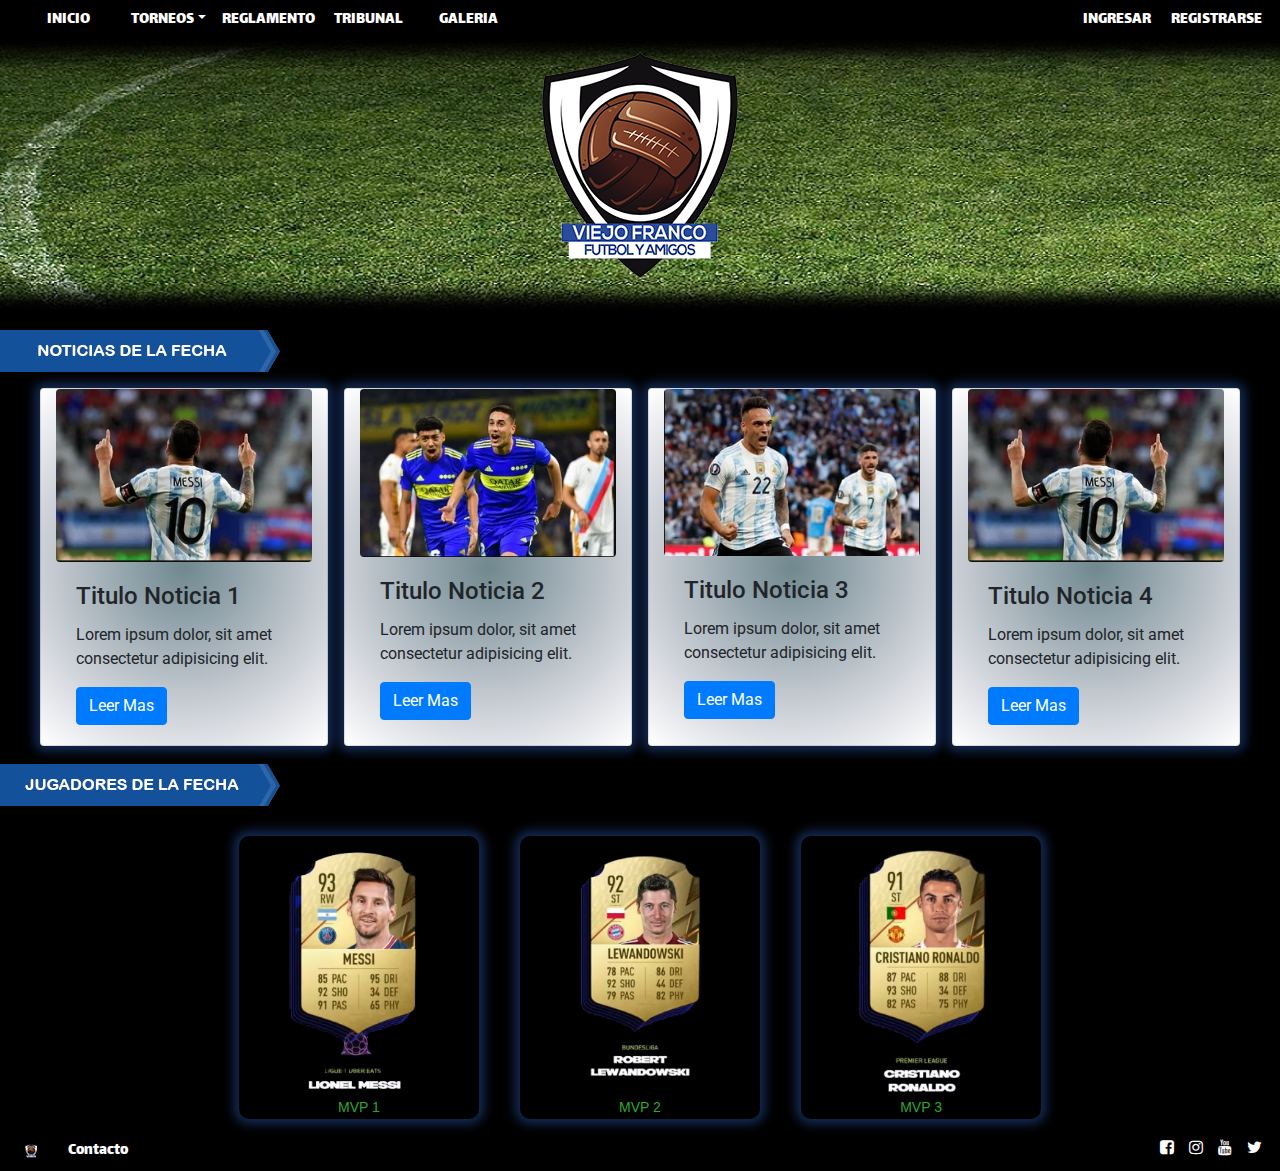
<file: index.html>
<!DOCTYPE html>
<html lang="es">
<head>
    <meta http-equiv="X-UA-Compatible" content="IE-edge">
    <meta charset="UTF-8">
    <meta name="viewport" content="width=device-width, initial-scale=1">
    <link rel="shortcut icon" href="./img/favicon.ico" type="image/png" />
    <link rel="stylesheet" href="css/font-awesome.min.css">
    <link rel="preconnect" href="https://fonts.googleapis.com">
    <link rel="preconnect" href="https://fonts.gstatic.com" crossorigin>
    <link rel="stylesheet" href="https://fonts.googleapis.com/css2?family=Lalezar&display=swap" />
    <link rel="stylesheet" href="https://fonts.googleapis.com/css2?family=Roboto&display=swap" />
    <link rel="stylesheet" href="css/bootstrap.min.css">
    <script src="js/jquery-2.1.3.min.js"></script>
    <script src="js/bootstrap.min.js"></script>
    <link rel="stylesheet" href="css/stylesheet.css">  
    <title>TORNEO VIEJO FRANCO </title>
</head>
<body>
   <!-- Comienzo Header: Menu navegación + Login Delegados en Bootstrap --> 
    <header class="justify-content-center">
           <nav class="navbar navbar-expand-md navbar-light justify-content-center">
                 <img src="img/Logobar.png" class="mb-2 navbar-toggler" data-toggle="collapse" data-target="#nav"/>
                    <div class="tm-1 collapse navbar-collapse justify-content-between" id="nav">
                      <ul class="navbar-nav">
                          <li class="nav-item text-left" >
                            <a href="index.html">INICIO</a>
                          </li>
                          <li class="nav-item dropdown text-left" data-toggle="dropdown">
                            <a class="dropdown-toggle" href="#">TORNEOS</a>
                            <div class="dropdown-menu">
                                <a class="dropdown-item" href="#">MAYORES 21</a>
                                <a class="dropdown-item" href="#">MAYORES 27</a>
                                <a class="dropdown-item" href="#">MAYORES 30</a>
                                <a class="dropdown-item" href="#">MAYORES 34</a>
                            </div>
                          </li>
                          <li class="nav-item text-left"><a href="reglamento.html">REGLAMENTO</a></li>
                          <li class="nav-item text-left"><a href="tribunal.html">TRIBUNAL</a></li>
                          <li class="nav-item text-left"><a href="galeria.html">GALERIA</a></li>
                      </ul>
                      <ul class="navbar-nav">
                          <li class="nav-item text-left"><a href="#">INGRESAR</a></li>
                          <li class="nav-item text-left"><a href="register.html">REGISTRARSE</a></li>
                      </ul>
                    </div>     
          </nav>

    </header>
        <!-- Final Linea superior, menu + Login Delegados en Bootstrap--> 
    <div class="fondeando col-12 container-fluid text-center">
          <img class="animacion" src="img/Logo.png">
    </div>
          <img src="img/Noti-tit.PNG">
<section>
  <div class="row noticias">
    <div class="card col-11 col-sm-5 col-md-5 col-xl-3 mt-3" >
      <img class="card-img-top rounded" src="img/Noti/Noticia1.jpg" alt="Noticia del Dia">
      <div class="card-body">
      <h4 class="card-title">Titulo Noticia 1</h4>
      <p class="card-text">
        Lorem ipsum dolor, sit amet consectetur adipisicing elit.
      </p>
      <a href="#!" class="btn btn-primary">Leer Mas</a>
     </div>
   </div>
   <div class="card col-11 col-sm-5 col-md-5 col-xl-3 mt-3" >
    <img class="card-img-top rounded" src="img/Noti/Noticia2.jpg" alt="Noticia del Dia">
    <div class="card-body">
    <h4 class="card-title">Titulo Noticia 2</h4>
    <p class="card-text">
      Lorem ipsum dolor, sit amet consectetur adipisicing elit. 
    </p>
    <a href="#!" class="btn btn-primary">Leer Mas</a>
   </div>
</div>
<div class="card col-11 col-sm-5 col-md-5 col-xl-3 mt-3" >
  <img class="card-img-top rounded" src="img/Noti/Noticia3.jpg" alt="Noticia del Dia">
  <div class="card-body">
  <h4 class="card-title">Titulo Noticia 3</h4>
  <p class="card-text">
    Lorem ipsum dolor, sit amet consectetur adipisicing elit. 
  </p>
  <a href="#!" class="btn btn-primary">Leer Mas</a>
 </div>
</div>
<div class="card col-11 col-sm-5 col-md-5 col-xl-3 mt-3" >
  <img class="card-img-top rounded" src="img/Noti/Noticia1.jpg" alt="Noticia del Dia">
    <div class="card-body">
    <h4 class="card-title">Titulo Noticia 4</h4>
    <p class="card-text">
    Lorem ipsum dolor, sit amet consectetur adipisicing elit. 
    </p>
    <a href="#!" class="btn btn-primary">Leer Mas</a>
      </div>
    </div>
  </div>
</section>
 
      <section id="mvp">
          <img src="img/MPVt.png" />
          <div class="row">
           <div class="col-2"></div>
           <div class="col-8" id="mvpfecha">
                <article>
                 <p class="text-center"><img src="img/mvp/mvp1.jpg" /></p>
                <h3>MVP 1</h3>
                </article>
    
                <article>
                  <p class="text-center"><img src="img/mvp/mvp2.jpg" /></p>
                <h3>MVP 2</h3>
                </article>
    
                <article>
                  <p class="text-center"><img src="img/mvp/mvp3.jpg"/></p>
                <h3>MVP 3</h3>
                </article>
            </div>
            <div class="col-2"></div>
          </div>
      </section>

 <!-- footer --> 
    <footer>
      <nav class="navbar justify-content-between">       
          <ul class="footer">
              <li class="social"><img src="img/favicon.png"></li>
              <li><a href="contacto.html">Contacto</a></li>
          </ul>
              <ul class="footer">
              <li class="social"><a href="#"><i class="fa fa-facebook-square" aria-hidden="true"></i></a></li>
              <li class="social"><a href="#"><i class="fa fa-instagram" aria-hidden="true"></i></a></li>
              <li class="social"><a href="#"><i class="fa fa-youtube" aria-hidden="true"></i></a></li>
              <li class="social"><a href="#"><i class="fa fa-twitter" aria-hidden="true"></i></a></li>
              </ul>   
      </nav>    
    </footer>
  </body>
</html>
</file>
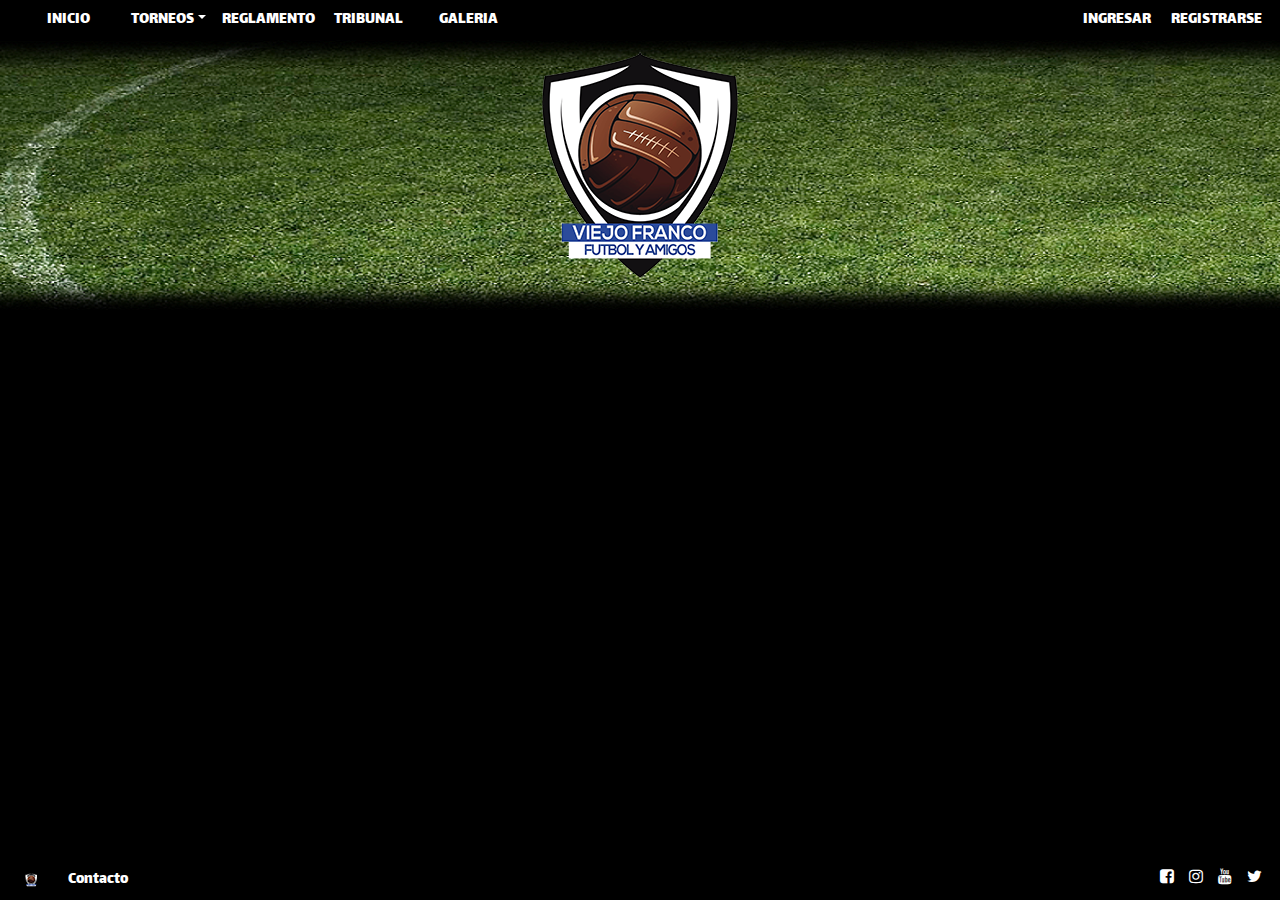
<file: contacto.html>
<!DOCTYPE html>
<html lang="es">
<head>
 
    <link rel="shortcut icon" href="./img/favicon.ico" type="image/png" />
    <link rel="stylesheet" href="css/font-awesome.min.css">
    <link rel="preconnect" href="https://fonts.googleapis.com">
    <link rel="preconnect" href="https://fonts.gstatic.com" crossorigin>
    <link href="https://fonts.googleapis.com/css2?family=Lalezar&display=swap" rel="stylesheet">
    <link href="https://fonts.googleapis.com/css2?family=Roboto&display=swap" rel="stylesheet">
	  <meta http-equiv="X-UA-Compatible" content="IE-edge">
    <meta charset="UTF-8">
    <meta name="viewport" content="width=device-width, initial-scale=1">
    <link rel="stylesheet" href="css/bootstrap.min.css">
    <script src="js/jquery-2.1.3.min.js"></script>
    <script src="js/bootstrap.min.js"></script>
    <link rel="stylesheet" href="css/stylesheet.css">  
    <title>TORNEO VIEJO FRANCO </title>
  </head>
  <body>
<div id="wrapper">
   <!-- Comienzo Header: Menu navegación + Login Delegados en Bootstrap --> 
    <header class="justify-content-center">
           <nav class="navbar navbar-expand-md navbar-light justify-content-center">
                 <img src="img/Logobar.png" class="mb-2 navbar-toggler" data-toggle="collapse" data-target="#nav"/>
                    <div class="tm-1 collapse navbar-collapse justify-content-between" id="nav">
                      <ul class="navbar-nav">
                          <li class="nav-item text-left" >
                            <a href="index.html">INICIO</a>
                          </li>
                          <li class="nav-item dropdown text-left" data-toggle="dropdown">
                            <a class="dropdown-toggle" href="#">TORNEOS</a>
                            <div class="dropdown-menu">
                                <a class="dropdown-item" href="#">MAYORES 21</a>
                                <a class="dropdown-item" href="#">MAYORES 27</a>
                                <a class="dropdown-item" href="#">MAYORES 30</a>
                                <a class="dropdown-item" href="#">MAYORES 34</a>
                            </div>
                          </li>
                          <li class="nav-item text-left"><a href="reglamento.html">REGLAMENTO</a></li>
                          <li class="nav-item text-left"><a href="tribunal.html">TRIBUNAL</a></li>
                          <li class="nav-item text-left"><a href="galeria.html">GALERIA</a></li>
                      </ul>
                      <ul class="navbar-nav">
                          <li class="nav-item text-left"><a href="#">INGRESAR</a></li>
                          <li class="nav-item text-left"><a href="register.html">REGISTRARSE</a></li>
                      </ul>
                    </div>     
          </nav>

    </header>
        <!-- Final Linea superior, menu + Login Delegados en Bootstrap--> 
    <div class="fondeando col-12 container-fluid text-center">
      <img class="animacion" src="img/Logo.png">
</div>

<section id="formulario">

</section>

 <!-- footer --> 
 <footer id="footer">
    <nav class="navbar justify-content-between">       
          <ul class="footer">
            <li class="social"><img src="img/favicon.png"></li>
            <li><a href="contacto.html">Contacto</a></li>
        </ul>
           <ul class="footer">
            <li class="social"><a href="#"><i class="fa fa-facebook-square" aria-hidden="true"></i></a></li>
            <li class="social"><a href="#"><i class="fa fa-instagram" aria-hidden="true"></i></a></li>
            <li class="social"><a href="#"><i class="fa fa-youtube" aria-hidden="true"></i></a></li>
            <li class="social"><a href="#"><i class="fa fa-twitter" aria-hidden="true"></i></a></li>
        </ul>
         </div>
    
</nav>
    
  </footer>



</body>
</html>
</file>
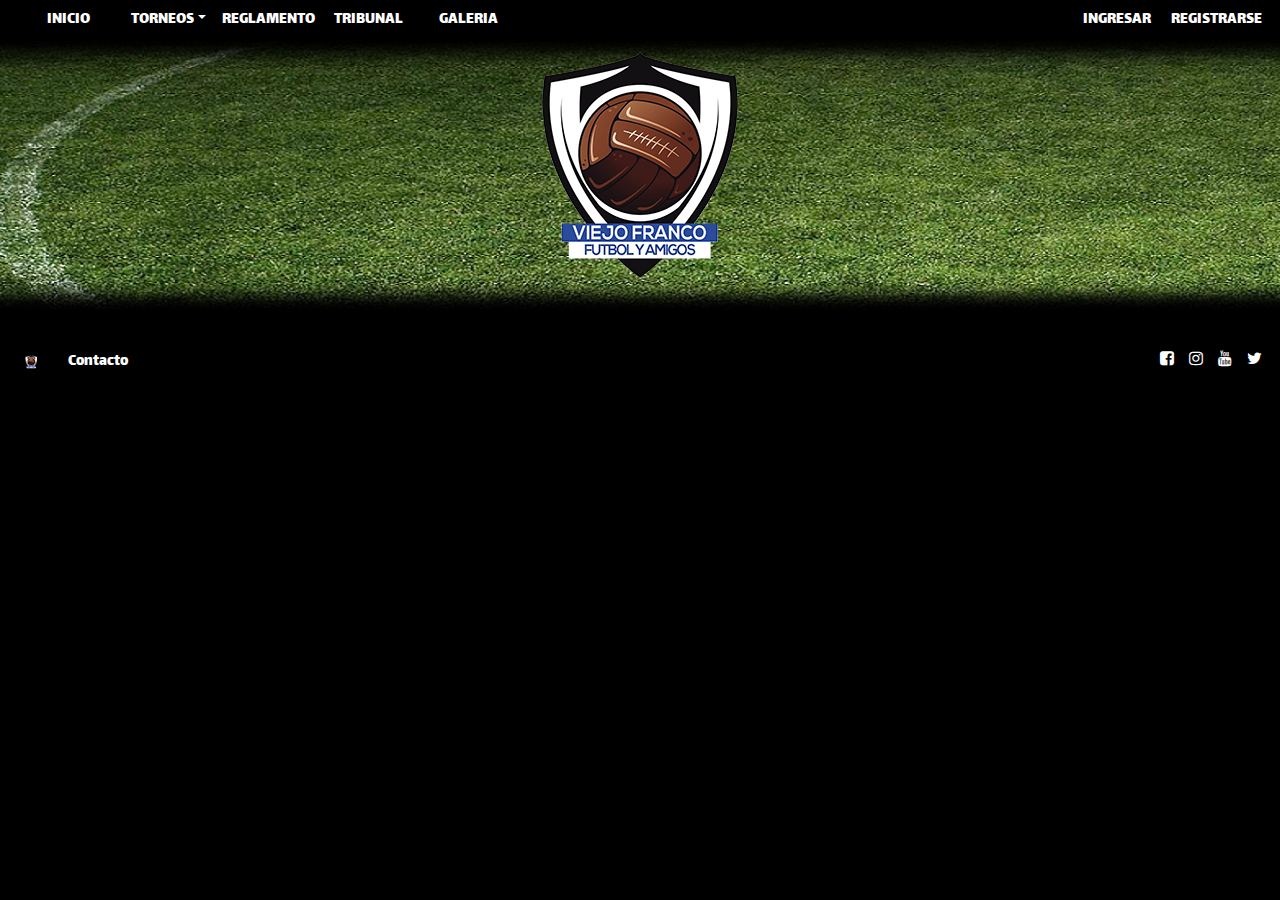
<file: register.html>
<!DOCTYPE html>
<html lang="es">
<head>
 
    <link rel="shortcut icon" href="./img/favicon.ico" type="image/png" />
    <link rel="stylesheet" href="css/font-awesome.min.css">
    <link rel="preconnect" href="https://fonts.googleapis.com">
    <link rel="preconnect" href="https://fonts.gstatic.com" crossorigin>
    <link href="https://fonts.googleapis.com/css2?family=Lalezar&display=swap" rel="stylesheet">
    <link href="https://fonts.googleapis.com/css2?family=Roboto&display=swap" rel="stylesheet">
	  <meta http-equiv="X-UA-Compatible" content="IE-edge">
    <meta charset="UTF-8">
    <meta name="viewport" content="width=device-width, initial-scale=1">
    <link rel="stylesheet" href="css/bootstrap.min.css">
    <script src="js/jquery-2.1.3.min.js"></script>
    <script src="js/bootstrap.min.js"></script>
    <link rel="stylesheet" href="css/stylesheet.css">  
    <title>TORNEO VIEJO FRANCO </title>
  </head>
  <body>
   <!-- Comienzo Header: Menu navegación + Login Delegados en Bootstrap --> 
    <header class="justify-content-center">
           <nav class="navbar navbar-expand-md navbar-light justify-content-center">
                 <img src="img/Logobar.png" class="mb-2 navbar-toggler" data-toggle="collapse" data-target="#nav"/>
                    <div class="tm-1 collapse navbar-collapse justify-content-between" id="nav">
                      <ul class="navbar-nav">
                          <li class="nav-item text-left" >
                            <a href="index.html">INICIO</a>
                          </li>
                          <li class="nav-item dropdown text-left" data-toggle="dropdown">
                            <a class="dropdown-toggle" href="#">TORNEOS</a>
                            <div class="dropdown-menu">
                                <a class="dropdown-item" href="#">MAYORES 21</a>
                                <a class="dropdown-item" href="#">MAYORES 27</a>
                                <a class="dropdown-item" href="#">MAYORES 30</a>
                                <a class="dropdown-item" href="#">MAYORES 34</a>
                            </div>
                          </li>
                          <li class="nav-item text-left"><a href="reglamento.html">REGLAMENTO</a></li>
                          <li class="nav-item text-left"><a href="tribunal.html">TRIBUNAL</a></li>
                          <li class="nav-item text-left"><a href="galeria.html">GALERIA</a></li>
                      </ul>
                      <ul class="navbar-nav">
                          <li class="nav-item text-left"><a href="#">INGRESAR</a></li>
                          <li class="nav-item text-left"><a href="register.html">REGISTRARSE</a></li>
                      </ul>
                    </div>     
          </nav>

    </header>
        <!-- Final Linea superior, menu + Login Delegados en Bootstrap--> 
    <div class="fondeando col-12 container-fluid text-center">
      <img class="animacion" src="img/Logo.png">
</div>

<section id="formulario">

</section>

 <!-- footer --> 

 <footer>
    <nav class="navbar justify-content-between">       
          <ul class="footer">
            <li class="social"><img src="img/favicon.png"></li>
            <li><a href="contacto.html">Contacto</a></li>
        </ul>
           <ul class="footer">
            <li class="social"><a href="#"><i class="fa fa-facebook-square" aria-hidden="true"></i></a></li>
            <li class="social"><a href="#"><i class="fa fa-instagram" aria-hidden="true"></i></a></li>
            <li class="social"><a href="#"><i class="fa fa-youtube" aria-hidden="true"></i></a></li>
            <li class="social"><a href="#"><i class="fa fa-twitter" aria-hidden="true"></i></a></li>
        </ul>
         </div>
    
</nav>
    
  </footer>



</body>
</html>
</file>
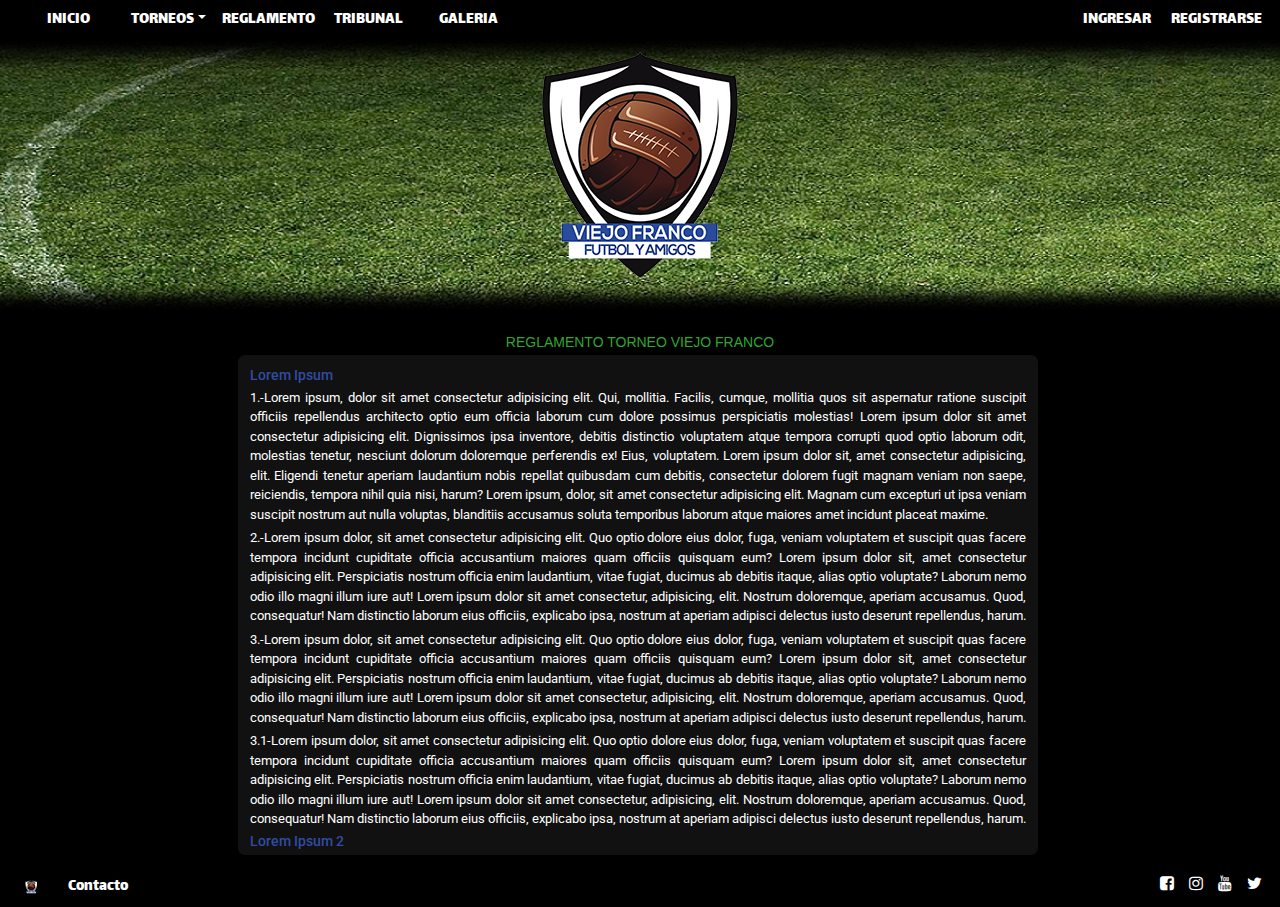
<file: reglamento.html>
<!DOCTYPE html>
<html lang="es">
<head>
 
    <link rel="shortcut icon" href="./img/favicon.ico" type="image/png" />
    <link rel="stylesheet" href="css/font-awesome.min.css">
    <link rel="preconnect" href="https://fonts.googleapis.com">
    <link rel="preconnect" href="https://fonts.gstatic.com" crossorigin>
    <link href="https://fonts.googleapis.com/css2?family=Lalezar&display=swap" rel="stylesheet">
    <link href="https://fonts.googleapis.com/css2?family=Roboto&display=swap" rel="stylesheet">
	  <meta http-equiv="X-UA-Compatible" content="IE-edge">
    <meta charset="UTF-8">
    <meta name="viewport" content="width=device-width, initial-scale=1">
    <link rel="stylesheet" href="css/bootstrap.min.css">
    <script src="js/jquery-2.1.3.min.js"></script>
    <script src="js/bootstrap.min.js"></script>
    <link rel="stylesheet" href="css/stylesheet.css">  
    <title>TORNEO VIEJO FRANCO </title>
</head>
<body>
  <!-- Comienzo Header: Menu navegación + Login Delegados en Bootstrap --> 
   <header class="justify-content-center">
     
         <nav class="navbar navbar-expand-md navbar-light justify-content-center">
                <img src="img/Logobar.png" class="mb-2 navbar-toggler" data-toggle="collapse" data-target="#nav"/>
                   <div class="tm-1 collapse navbar-collapse justify-content-between" id="nav">
                     <ul class="navbar-nav">
                         <li class="nav-item text-left" >
                           <a href="index.html">INICIO</a>
                         </li>
                         <li class="nav-item dropdown text-left" data-toggle="dropdown">
                           <a class="dropdown-toggle" href="#">TORNEOS</a>
                           <div class="dropdown-menu">
                               <a class="dropdown-item" href="#">MAYORES 21</a>
                               <a class="dropdown-item" href="#">MAYORES 27</a>
                               <a class="dropdown-item" href="#">MAYORES 30</a>
                               <a class="dropdown-item" href="#">MAYORES 34</a>
                           </div>
                         </li>
                         <li class="nav-item text-left"><a href="reglamento.html">REGLAMENTO</a></li>
                         <li class="nav-item text-left"><a href="tribunal.html">TRIBUNAL</a></li>
                         <li class="nav-item text-left"><a href="galeria.html">GALERIA</a></li>
                     </ul>
                     <ul class="navbar-nav">
                         <li class="nav-item text-left"><a href="#">INGRESAR</a></li>
                         <li class="nav-item text-left"><a href="register.html">REGISTRARSE</a></li>
                     </ul>
                   </div>     
         </nav>

   </header>
       <!-- Final Linea superior, menu + Login Delegados en Bootstrap--> 
   <div class="fondeando col-12 container-fluid text-center">
    <img class="animacion" src="img/Logo.png">
   </div>
     
  <section id="reglamento">
    <H3>REGLAMENTO TORNEO VIEJO FRANCO</H3>
       <article class="d-flex justify-content-center">
        <div class="rules">
            <h4>Lorem Ipsum</h4>
            <p>1.-Lorem ipsum, dolor sit amet consectetur adipisicing elit. Qui, mollitia. Facilis, cumque, mollitia quos sit aspernatur ratione suscipit officiis repellendus architecto optio eum officia laborum cum dolore possimus perspiciatis molestias! Lorem ipsum dolor sit amet consectetur adipisicing elit. Dignissimos ipsa inventore, debitis distinctio voluptatem atque tempora corrupti quod optio laborum odit, molestias tenetur, nesciunt dolorum doloremque perferendis ex! Eius, voluptatem. Lorem ipsum dolor sit, amet consectetur adipisicing, elit. Eligendi tenetur aperiam laudantium nobis repellat quibusdam cum debitis, consectetur dolorem fugit magnam veniam non saepe, reiciendis, tempora nihil quia nisi, harum? Lorem ipsum, dolor, sit amet consectetur adipisicing elit. Magnam cum excepturi ut ipsa veniam suscipit nostrum aut nulla voluptas, blanditiis accusamus soluta temporibus laborum atque maiores amet incidunt placeat maxime.</p>
            <p>2.-Lorem ipsum dolor, sit amet consectetur adipisicing elit. Quo optio dolore eius dolor, fuga, veniam voluptatem et suscipit quas facere tempora incidunt cupiditate officia accusantium maiores quam officiis quisquam eum? Lorem ipsum dolor sit, amet consectetur adipisicing elit. Perspiciatis nostrum officia enim laudantium, vitae fugiat, ducimus ab debitis itaque, alias optio voluptate? Laborum nemo odio illo magni illum iure aut! Lorem ipsum dolor sit amet consectetur, adipisicing, elit. Nostrum doloremque, aperiam accusamus. Quod, consequatur! Nam distinctio laborum eius officiis, explicabo ipsa, nostrum at aperiam adipisci delectus iusto deserunt repellendus, harum.</p>
            <p>3.-Lorem ipsum dolor, sit amet consectetur adipisicing elit. Quo optio dolore eius dolor, fuga, veniam voluptatem et suscipit quas facere tempora incidunt cupiditate officia accusantium maiores quam officiis quisquam eum? Lorem ipsum dolor sit, amet consectetur adipisicing elit. Perspiciatis nostrum officia enim laudantium, vitae fugiat, ducimus ab debitis itaque, alias optio voluptate? Laborum nemo odio illo magni illum iure aut! Lorem ipsum dolor sit amet consectetur, adipisicing, elit. Nostrum doloremque, aperiam accusamus. Quod, consequatur! Nam distinctio laborum eius officiis, explicabo ipsa, nostrum at aperiam adipisci delectus iusto deserunt repellendus, harum.</p>
            <p>3.1-Lorem ipsum dolor, sit amet consectetur adipisicing elit. Quo optio dolore eius dolor, fuga, veniam voluptatem et suscipit quas facere tempora incidunt cupiditate officia accusantium maiores quam officiis quisquam eum? Lorem ipsum dolor sit, amet consectetur adipisicing elit. Perspiciatis nostrum officia enim laudantium, vitae fugiat, ducimus ab debitis itaque, alias optio voluptate? Laborum nemo odio illo magni illum iure aut! Lorem ipsum dolor sit amet consectetur, adipisicing, elit. Nostrum doloremque, aperiam accusamus. Quod, consequatur! Nam distinctio laborum eius officiis, explicabo ipsa, nostrum at aperiam adipisci delectus iusto deserunt repellendus, harum.</p>
            <h4>Lorem Ipsum 2</h4>
            <p>4.-Lorem ipsum dolor, sit amet consectetur adipisicing elit. Quo optio dolore eius dolor, fuga, veniam voluptatem et suscipit quas facere tempora incidunt cupiditate officia accusantium maiores quam officiis quisquam eum? Lorem ipsum dolor sit, amet consectetur adipisicing elit. Perspiciatis nostrum officia enim laudantium, vitae fugiat, ducimus ab debitis itaque, alias optio voluptate? Laborum nemo odio illo magni illum iure aut! Lorem ipsum dolor sit amet consectetur, adipisicing, elit. Nostrum doloremque, aperiam accusamus. Quod, consequatur! Nam distinctio laborum eius officiis, explicabo ipsa, nostrum at aperiam adipisci delectus iusto deserunt repellendus, harum.</p>
        </div>
      </article>
  </section>

   
    
  <!-- footer --> 
  <footer>
    <nav class="navbar justify-content-between">       
          <ul class="footer">
            <li class="social"><img src="img/favicon.png"></li>
            <li><a href="contacto.html">Contacto</a></li>
        </ul>
           <ul class="footer">
            <li class="social"><a href="#"><i class="fa fa-facebook-square" aria-hidden="true"></i></a></li>
            <li class="social"><a href="#"><i class="fa fa-instagram" aria-hidden="true"></i></a></li>
            <li class="social"><a href="#"><i class="fa fa-youtube" aria-hidden="true"></i></a></li>
            <li class="social"><a href="#"><i class="fa fa-twitter" aria-hidden="true"></i></a></li>
        </ul>
         </div>
    
</nav>
    
  </footer>
</body>
</html>
</file>
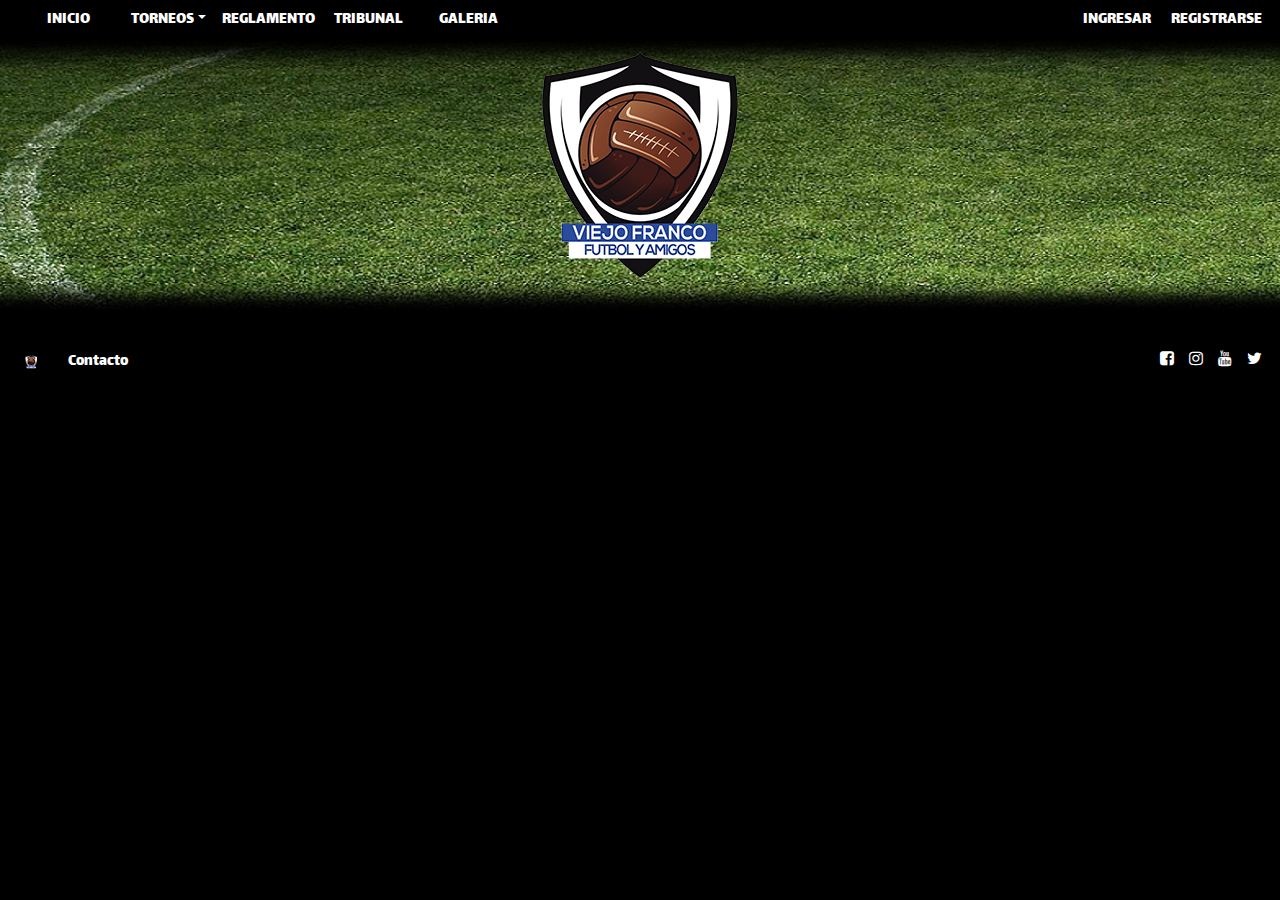
<file: tribunal.html>
<!DOCTYPE html>
<html lang="es">
<head>
 
    <link rel="shortcut icon" href="./img/favicon.ico" type="image/png" />
    <link rel="stylesheet" href="css/font-awesome.min.css">
    <link rel="preconnect" href="https://fonts.googleapis.com">
    <link rel="preconnect" href="https://fonts.gstatic.com" crossorigin>
    <link href="https://fonts.googleapis.com/css2?family=Lalezar&display=swap" rel="stylesheet">
    <link href="https://fonts.googleapis.com/css2?family=Roboto&display=swap" rel="stylesheet">
	  <meta http-equiv="X-UA-Compatible" content="IE-edge">
    <meta charset="UTF-8">
    <meta name="viewport" content="width=device-width, initial-scale=1">
    <link rel="stylesheet" href="css/bootstrap.min.css">
    <script src="js/jquery-2.1.3.min.js"></script>
    <script src="js/bootstrap.min.js"></script>
    <link rel="stylesheet" href="css/stylesheet.css">  
    <title>TORNEO VIEJO FRANCO </title>
  </head>
  <body>
   <!-- Comienzo Header: Menu navegación + Login Delegados en Bootstrap --> 
    <header class="justify-content-center">
           <nav class="navbar navbar-expand-md navbar-light justify-content-center">
                 <img src="img/Logobar.png" class="mb-2 navbar-toggler" data-toggle="collapse" data-target="#nav"/>
                    <div class="tm-1 collapse navbar-collapse justify-content-between" id="nav">
                      <ul class="navbar-nav">
                          <li class="nav-item text-left" >
                            <a href="index.html">INICIO</a>
                          </li>
                          <li class="nav-item dropdown text-left" data-toggle="dropdown">
                            <a class="dropdown-toggle" href="#">TORNEOS</a>
                            <div class="dropdown-menu">
                                <a class="dropdown-item" href="#">MAYORES 21</a>
                                <a class="dropdown-item" href="#">MAYORES 27</a>
                                <a class="dropdown-item" href="#">MAYORES 30</a>
                                <a class="dropdown-item" href="#">MAYORES 34</a>
                            </div>
                          </li>
                          <li class="nav-item text-left"><a href="reglamento.html">REGLAMENTO</a></li>
                          <li class="nav-item text-left"><a href="tribunal.html">TRIBUNAL</a></li>
                          <li class="nav-item text-left"><a href="galeria.html">GALERIA</a></li>
                      </ul>
                      <ul class="navbar-nav">
                          <li class="nav-item text-left"><a href="#">INGRESAR</a></li>
                          <li class="nav-item text-left"><a href="register.html">REGISTRARSE</a></li>
                      </ul>
                    </div>     
          </nav>

    </header>
        <!-- Final Linea superior, menu + Login Delegados en Bootstrap--> 
    <div class="fondeando col-12 container-fluid text-center">
      <img class="animacion" src="img/Logo.png">
</div>

<section id="tribunal">

</section>

 <!-- footer --> 

 <footer>
    <nav class="navbar justify-content-between">       
          <ul class="footer">
            <li class="social"><img src="img/favicon.png"></li>
            <li><a href="contacto.html">Contacto</a></li>
        </ul>
           <ul class="footer">
            <li class="social"><a href="#"><i class="fa fa-facebook-square" aria-hidden="true"></i></a></li>
            <li class="social"><a href="#"><i class="fa fa-instagram" aria-hidden="true"></i></a></li>
            <li class="social"><a href="#"><i class="fa fa-youtube" aria-hidden="true"></i></a></li>
            <li class="social"><a href="#"><i class="fa fa-twitter" aria-hidden="true"></i></a></li>
        </ul>
         </div>
    
</nav>
    
  </footer>



</body>
</html>
</file>
<file: css/stylesheet.css>
body {
    background-color: rgb(0, 0, 0);
    max-width: 1980px;
    overflow-x: hidden;
    min-height: 100vh;
}   


.card {
    background-image: radial-gradient(circle, #70898e, #94a4ac, #b9c1c8, #dddfe4, #ffffff);
    max-width: 18rem;
    margin: 8px;  
    -webkit-box-shadow: 0px 0px 11px 5px #142C57; 
    box-shadow: 0px 0px 11px 5px #142C57;
   
}

.fondeando {
    background-image: url("../img/fondo.jpg");
    background-repeat: no-repeat;
    width: 100%;
    height: 290px;
    text-align: center;
    padding: 0;
    border: 0;
}

.animacion {

    animation: anime 1s ease 0s 1 normal forwards;
    
} 

@keyframes anime {
	0% {
		transform: scale(0);
	}

	100% {
		transform: scale(1);
	}
}

.noticias {
        justify-content: center;
    
}

/* Inicio Sección Jugadores de la Fecha */

section#mvp {
    margin-top: 10px;
    background-color: #000;
}

body section#mvp div#mvpfecha img {
    text-align: center;
}
section#mvp div#mvpfecha {
    margin-top: 10px;
    background-color: #000;
    display: flex;
    justify-content: space-around; 
    flex-wrap: wrap;    
    

}

section#mvp div#mvpfecha article {
    width: 15rem;    
    height:auto;
    border-radius: 10px;
    -webkit-box-shadow: 0px 0px 11px 5px #142C57; 
    box-shadow: 0px 0px 11px 5px #142C57;
    margin-top: 20px;
    

}
section#mvp div#mvpfecha article p {
   
    color: #ffffff;
    margin: 4px;
    font-size: 14px;

}
 
section#mvp div#mvpfecha article img {
    width: 60%;
    height: auto;
    border-radius: 10px;
    margin-top: 7px;
    text-align: center;
    
}

section#mvp div#mvpfecha article h3 {
    text-align: center;
    color: #2fa72f;
    font-family:Verdana, Geneva, Tahoma, sans-serif;
    font-size: 14px;
    line-height: break-word;
    margin: 4px;
}
/* fin sección jugadores de la Fecha */

/* Styling seccion reglamento */

.rules {

    background-color: #111111;
    border-radius: 7px;
    max-height: 500px;
    max-width: 800px;
    text-align: justify;
    padding: 8px;
    margin-right: 4px;
    overflow: scroll;
    overflow-x: hidden;
    scroll-padding: 1px;
    
  
}
section#reglamento p {
  
    font-family: roboto; 
    color: #ffffff;
    margin: 4px;
    font-size: 13px;
    text-align: justify;

}
section#reglamento h3 {
    text-align: center;
    color: #2fa72f;
    font-family:Verdana, Geneva, Tahoma, sans-serif;
    font-size: 14px;
    line-height: break-word;
    margin: 4px;
}
 
section#reglamento h4 {
    color: #314ca3;
    font-size: 14px;
    font-family: roboto;
    margin: 4px;

}

/* fin styling reglamento */


/* Comienzo formato y efectos menu y footer */

.fondo {
    
    background-color: black;
}

header a {  
    text-decoration: none;
    color: #ffffff;   
    display: block;
    font-family: 'Lalezar', cursive;
}

#footer {
    width: 100%;
    position: absolute;
    bottom: 0;
    left: 0;
}

footer a {  
    text-decoration: none;
    color: #ffffff;   
    display: block;
    font-family: 'Lalezar', cursive;
}

header a:hover   { 
    text-decoration: none;
    background: #467326;
    color: #0d0d0d;
    font-family: 'Lalezar', cursive;
}

footer a:hover {
    text-decoration: none;
    background: #467326;
    color: #0d0d0d;
    font-family: 'Lalezar', cursive;
}

header nav ul li {
    width: 100px;
    display: inline-block;
    text-align: center;
    padding-left: 5px;
}  

footer nav ul li {
    margin-top: 10px;
    width: 100px;
    display: inline-block;
    text-align: center;
    padding-left: 5px;
}

li.social {
    width: 25px;
    display: inline-block;
    text-align: center;

} 

ul.footer {
    list-style: none; 
    padding: 0;
    margin: 0;
    background: rgb(0, 0, 0);

}
/* fin formato y efectos menu y footer */



/*Media Query para alinear texto del Sandwich del Menu, segun ancho de pantalla */

@media (min-width: 840px) {

    li.text-left {
        text-align: center!important;}
  
}
</file>
